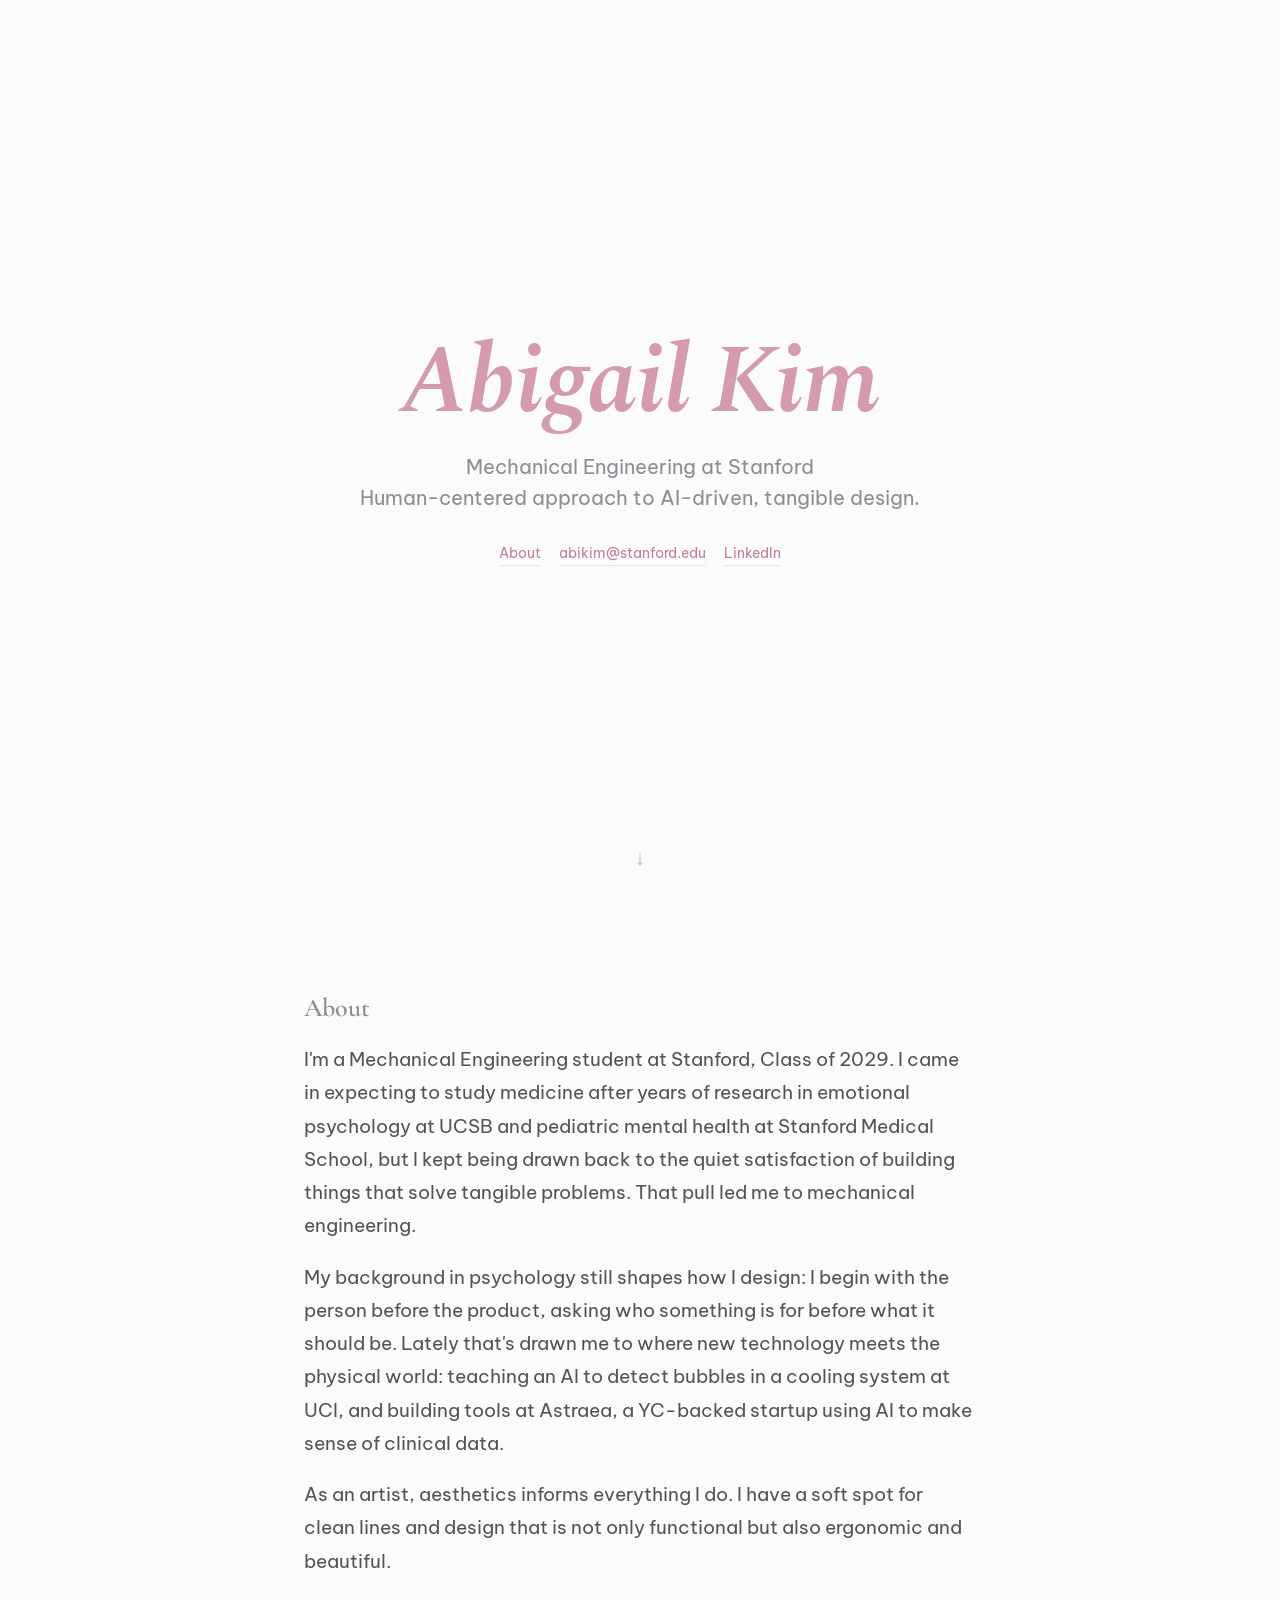
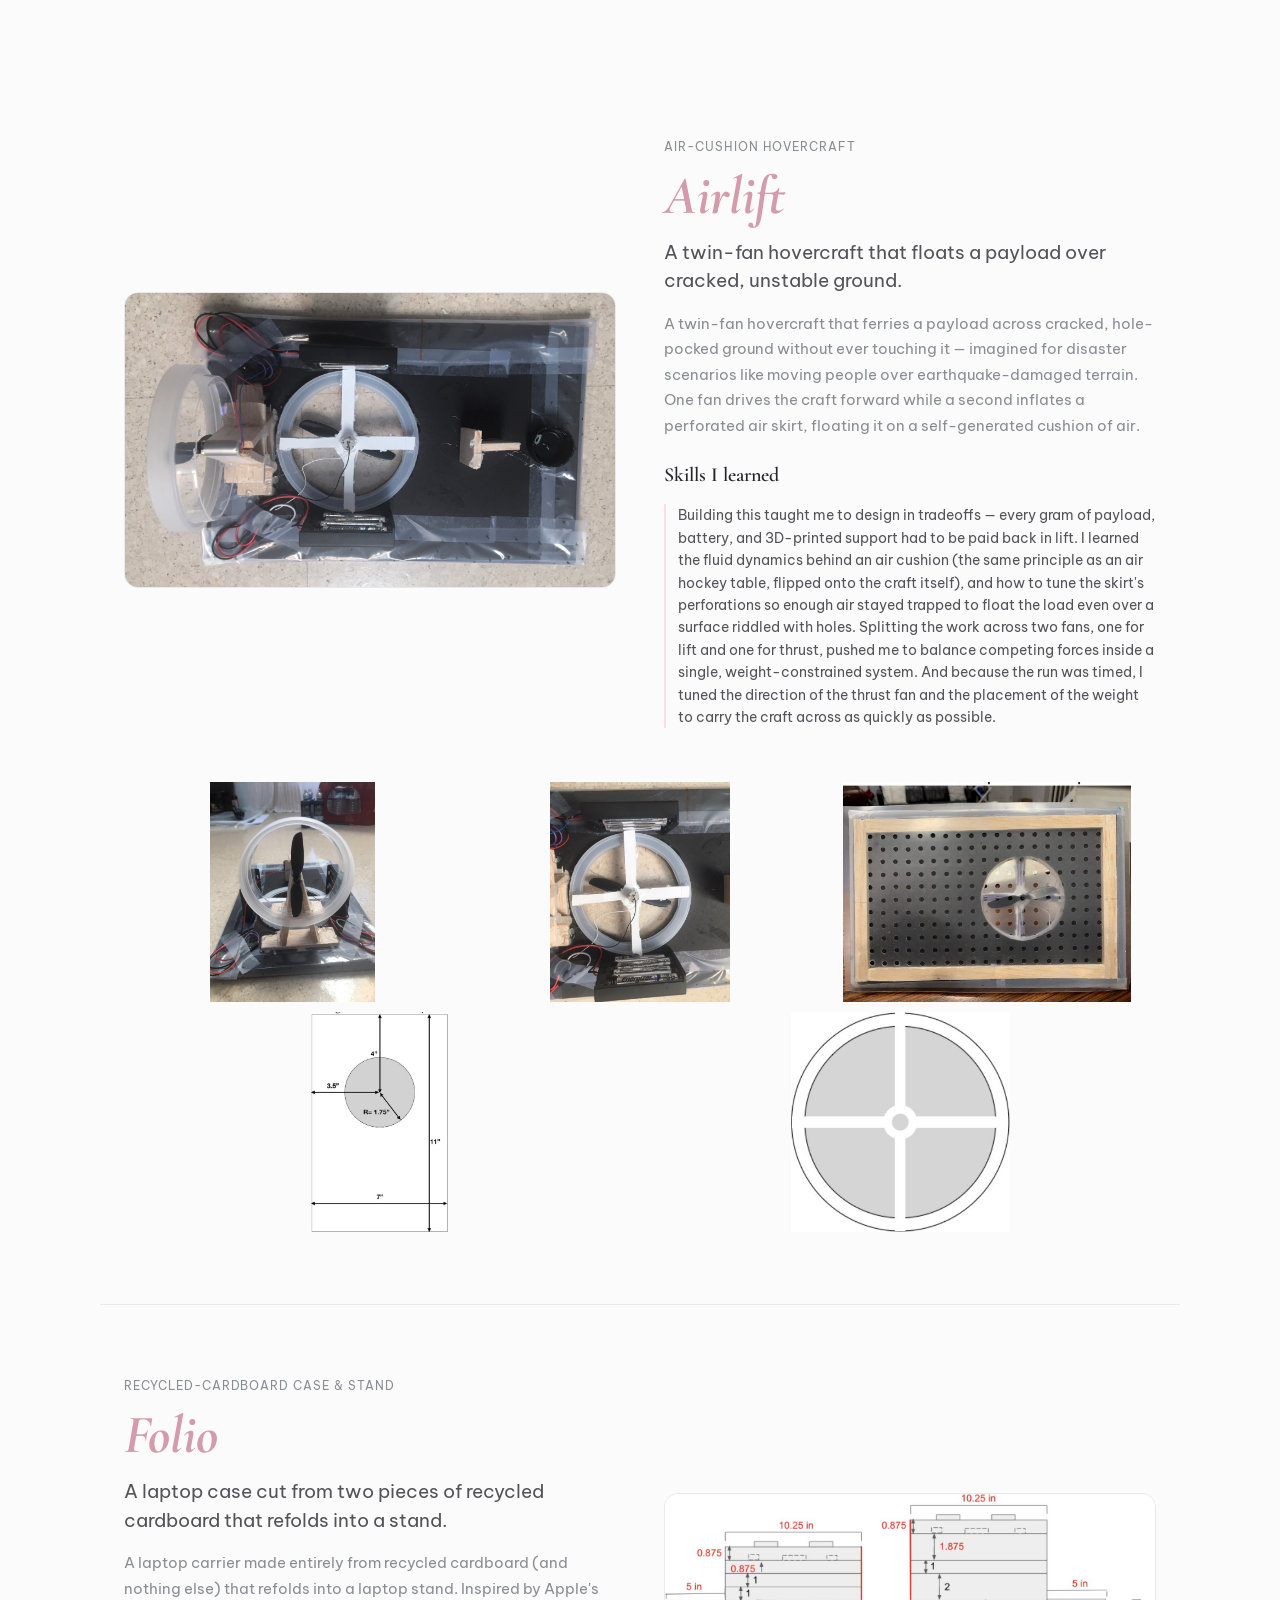
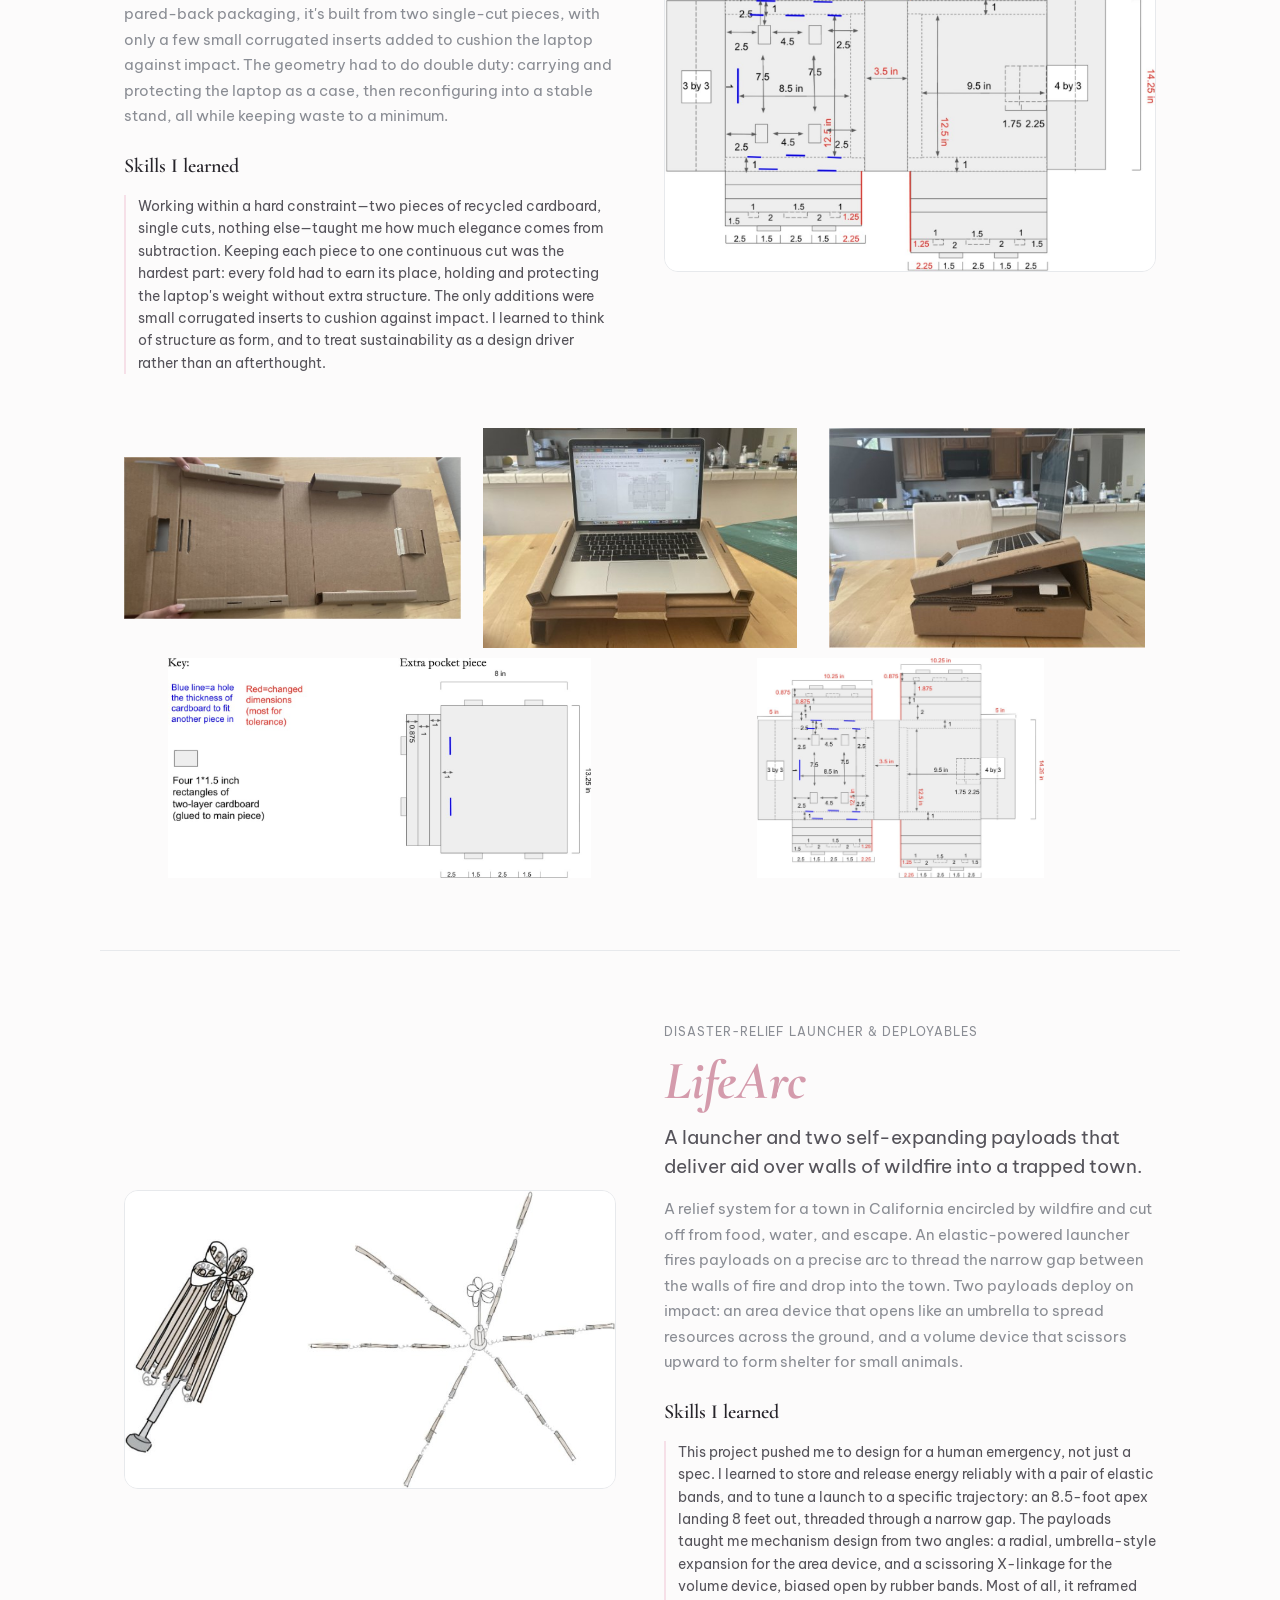
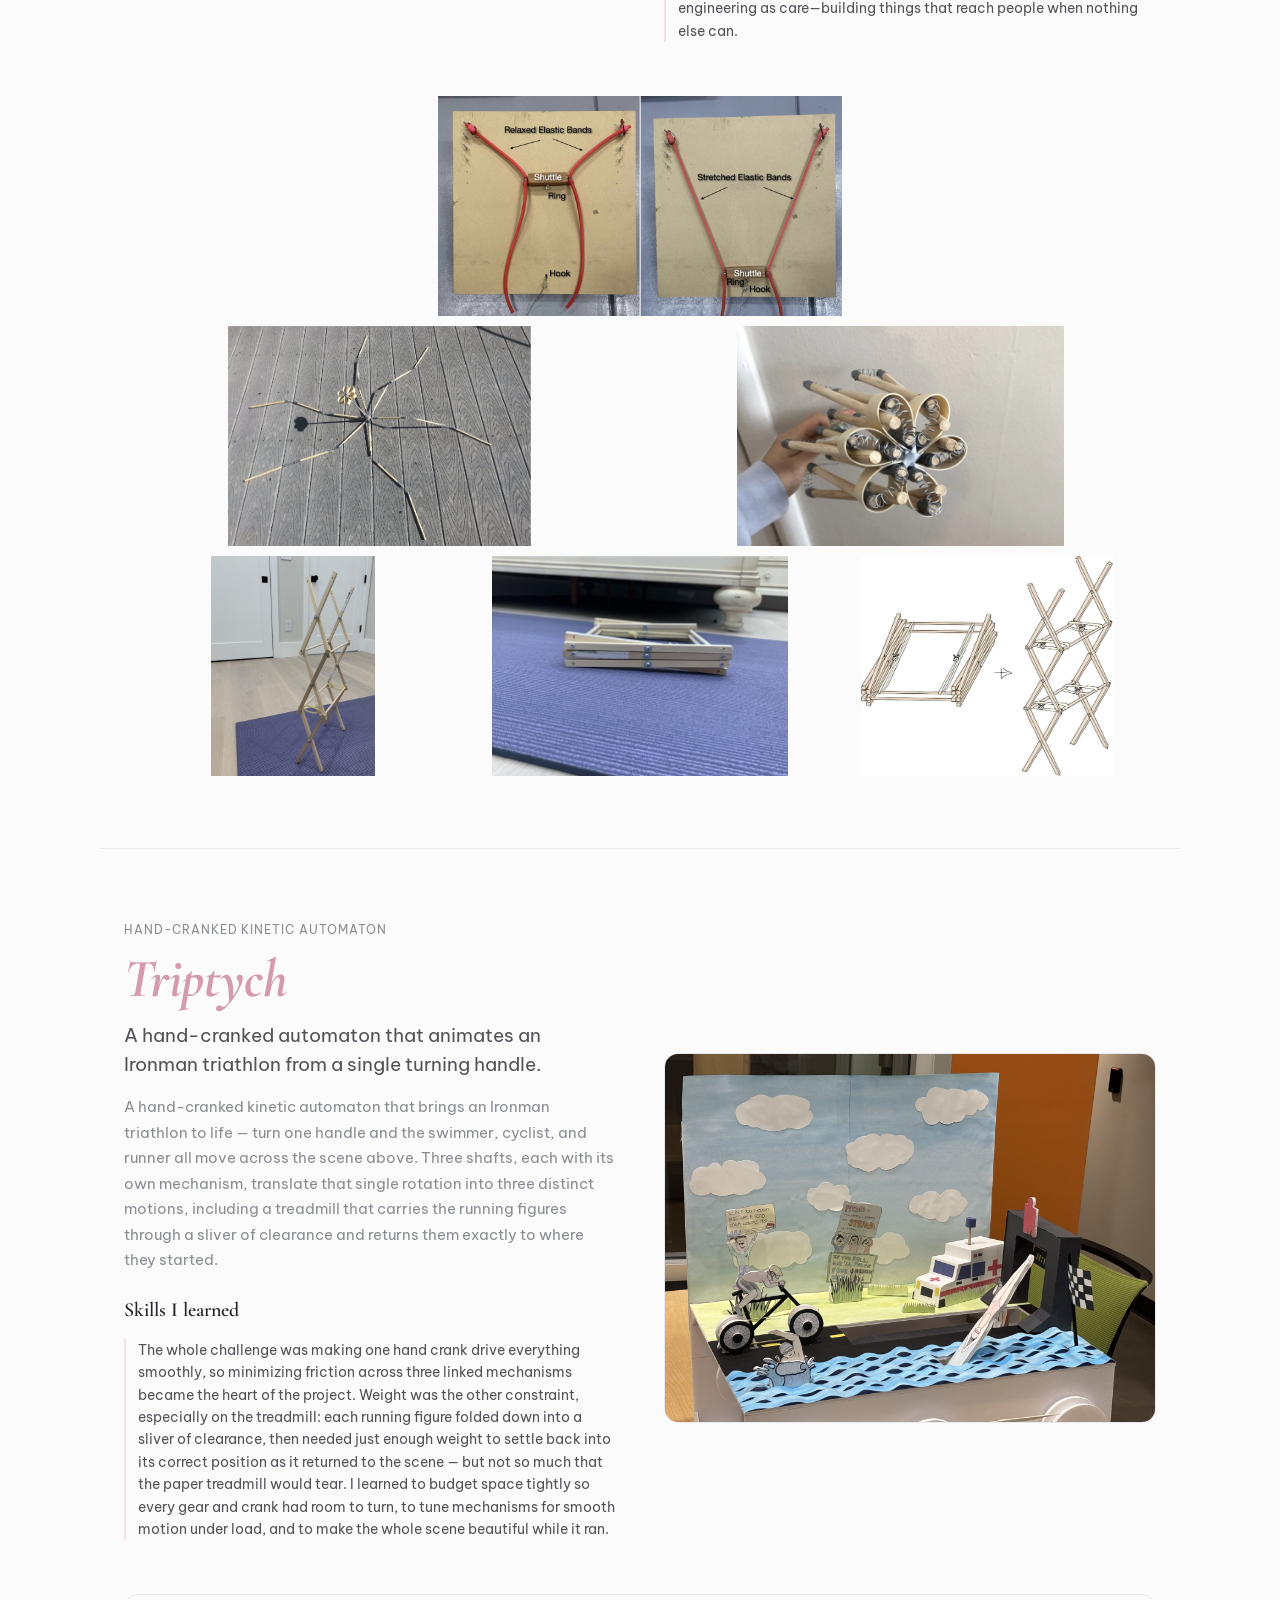
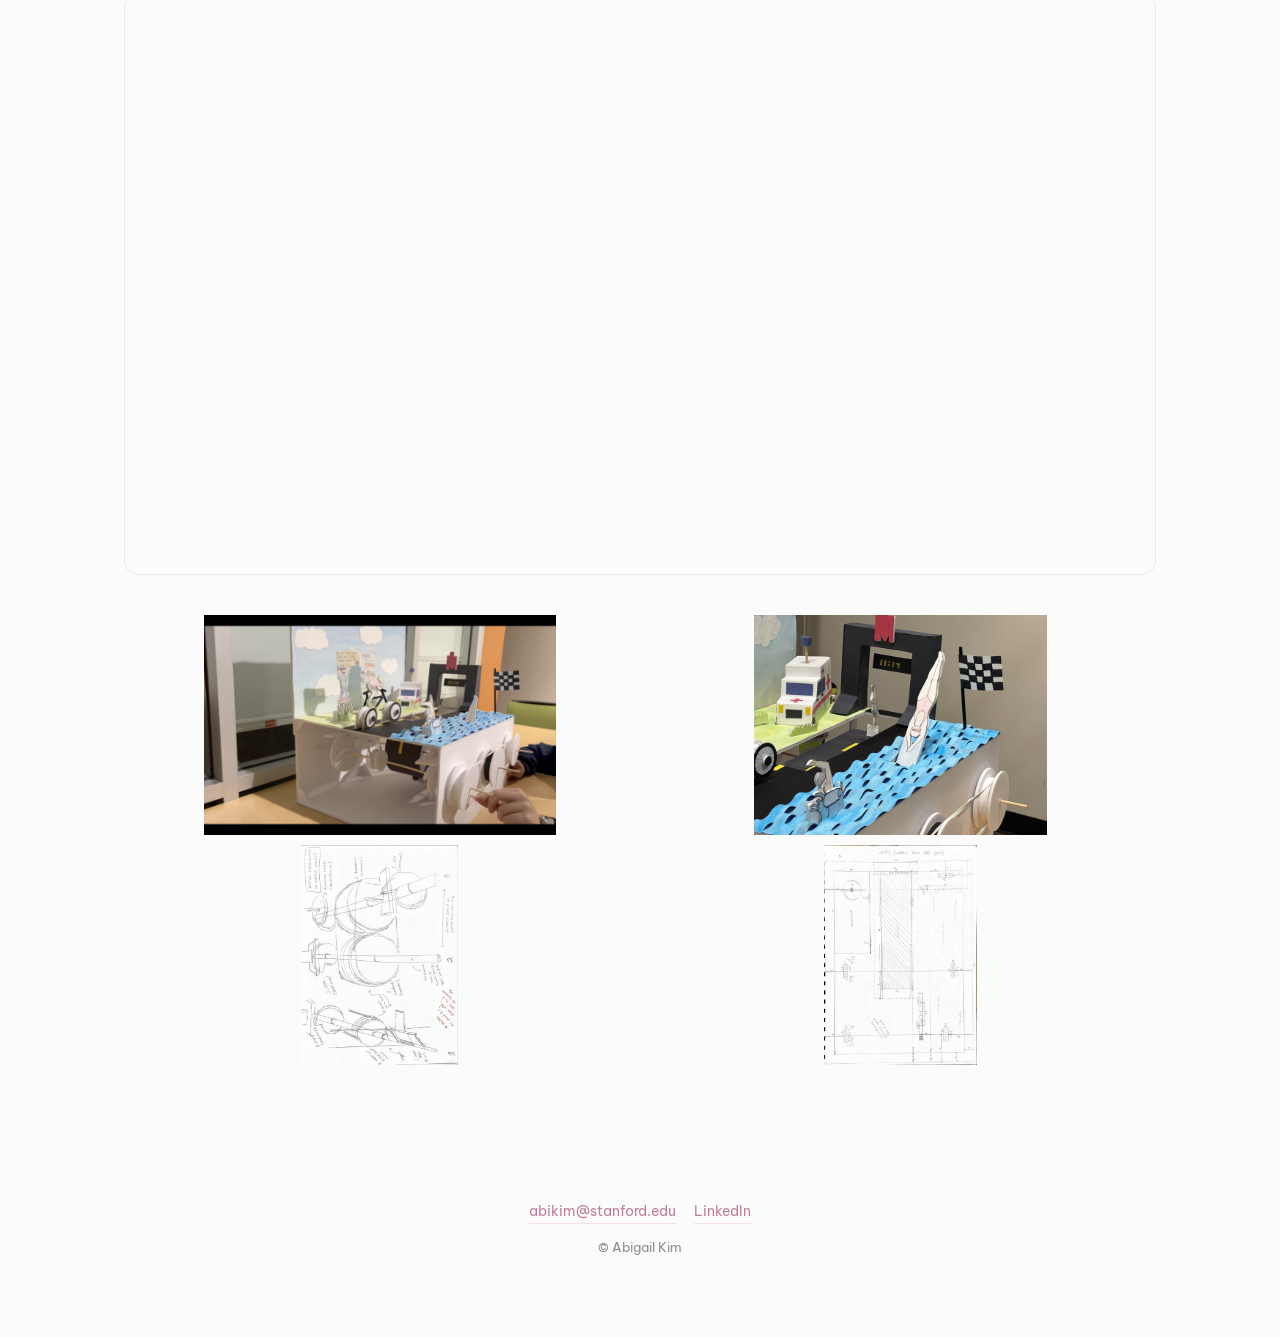
<file: index.html>
<!doctype html>
<html lang="en">
  <head>
    <meta charset="UTF-8" />
    <meta name="viewport" content="width=device-width, initial-scale=1.0" />
    <meta name="theme-color" content="#fcfbfb" />
    <meta name="description" content="Abigail Kim — Mechanical Engineering portfolio." />
    <title>Abigail Kim — Portfolio</title>
    <link rel="icon" href="/favicon.ico" sizes="32x32" />
    <link rel="icon" type="image/svg+xml" href="./assets/favicon.svg" />
    <link rel="apple-touch-icon" href="./assets/favicon-180.png" />
    <link rel="preconnect" href="https://fonts.googleapis.com" />
    <link rel="preconnect" href="https://fonts.gstatic.com" crossorigin />
    <link
      href="https://fonts.googleapis.com/css2?family=Be+Vietnam+Pro:wght@400;500;600;700&family=Cormorant+Garamond:ital,wght@0,600;1,700&family=Spectral:ital,wght@1,600&display=swap"
      rel="stylesheet"
    />
    <link rel="stylesheet" href="./assets/styles.css" />
  </head>
  <body>
    <main id="app"></main>

    <script src="./assets/profile.js"></script>
    <script src="./assets/projects.js"></script>
    <script>
      const app = document.getElementById("app");

      function el(tag, cls, text) {
        const e = document.createElement(tag);
        if (cls) e.className = cls;
        if (text != null) e.textContent = text;
        return e;
      }

      // image, with graceful placeholder fallback
      function shot(src, alt) {
        if (!src) {
          const d = el("div", "ph", "image");
          return d;
        }
        const img = el("img", "shot");
        img.src = src;
        img.alt = alt || "";
        img.onerror = () => img.replaceWith(el("div", "ph", "image"));
        return img;
      }

      function linkNodes(items) {
        const nav = el("nav", "links");
        for (const { label, href } of items) {
          const a = el("a", null, label);
          a.href = href;
          if (href.startsWith("http")) { a.target = "_blank"; a.rel = "noopener"; }
          nav.append(a);
        }
        return nav;
      }

      function contactItems() {
        const items = [...(PROFILE.links || [])];
        if (PROFILE.resumeUrl) items.push({ label: "Résumé", href: PROFILE.resumeUrl });
        return items;
      }

      function renderHero() {
        const sec = el("section", "hero reveal");
        const name = el("h1", "hero-name", PROFILE.name);
        const tag = el("p", "hero-tagline");
        const lines = Array.isArray(PROFILE.bio) ? PROFILE.bio : [PROFILE.bio];
        lines.forEach((line, i) => {
          if (i) tag.append(document.createElement("br"));
          tag.append(document.createTextNode(line));
        });
        sec.append(name, tag, linkNodes([{ label: "About", href: "#about" }, ...contactItems()]));
        sec.append(el("div", "scroll-cue", "↓"));
        return sec;
      }

      function renderAbout() {
        const sec = el("section", "about-section");
        sec.id = "about";
        sec.append(el("p", "section-label reveal", "About"));
        const copy = el("div", "about-copy");
        (PROFILE.about || []).forEach((p) => copy.append(el("p", "reveal", p)));
        sec.append(copy);
        return sec;
      }

      function renderProject(p, i) {
        const sec = el("section", "project" + (i % 2 ? " flip" : ""));

        const main = el("div", "project-main");
        const media = el("div", "project-media reveal");
        const cover = shot(p.cover, p.title);
        cover.classList.add("cover-img");
        media.append(cover);

        const text = el("div", "project-text reveal");
        if (p.tag) text.append(el("span", "eyebrow", p.tag));
        text.append(el("h2", "p-title", p.title));
        if (p.blurb) text.append(el("p", "p-blurb", p.blurb));
        if (p.description) text.append(el("p", "p-desc", p.description));
        if (p.skills) {
          const sk = el("div", "p-skills");
          sk.append(el("div", "skills-label", "Skills I learned"));
          sk.append(el("p", "skills-text", p.skills));
          text.append(sk);
        }
        main.append(media, text);
        sec.append(main);

        if (p.youtube) {
          const vid = el("div", "project-video reveal");
          const frame = el("div", "video-frame");
          const ifr = document.createElement("iframe");
          ifr.src = "https://www.youtube.com/embed/" + p.youtube;
          ifr.title = p.title + " — video";
          ifr.loading = "lazy";
          ifr.allow =
            "accelerometer; clipboard-write; encrypted-media; gyroscope; picture-in-picture; web-share";
          ifr.allowFullscreen = true;
          frame.append(ifr);
          vid.append(frame);
          sec.append(vid);
        }

        if (p.images && p.images.length) {
          const rows = Array.isArray(p.images[0]) ? p.images : [p.images];
          const gal = el("div", "project-gallery");
          rows.forEach((row) => {
            const r = el("div", "grow reveal");
            row.forEach((src) => r.append(shot(src, p.title)));
            gal.append(r);
          });
          sec.append(gal);
        }
        return sec;
      }

      // build the page
      app.append(renderHero());
      app.append(renderAbout());
      PROJECTS.forEach((p, i) => {
        if (i > 0) app.append(el("div", "project-divider"));
        app.append(renderProject(p, i));
      });
      const foot = el("footer", "foot");
      foot.append(linkNodes(contactItems()));
      foot.append(el("div", null, "© " + PROFILE.name));
      app.append(foot);

      // scroll-reveal
      const reduce = window.matchMedia("(prefers-reduced-motion: reduce)").matches;
      const reveals = document.querySelectorAll(".reveal");
      if (reduce || !("IntersectionObserver" in window)) {
        reveals.forEach((e) => e.classList.add("in"));
      } else {
        const io = new IntersectionObserver(
          (entries) => {
            entries.forEach((e) => {
              if (e.isIntersecting) { e.target.classList.add("in"); io.unobserve(e.target); }
            });
          },
          { threshold: 0.12, rootMargin: "0px 0px -8% 0px" }
        );
        reveals.forEach((e) => io.observe(e));
      }
    </script>
  </body>
</html>
</file>
<file: assets/styles.css>
:root {
  color-scheme: light;
  --blush: #d49bac;
  --blush-strong: #c07f93;
  --blush-soft: #f6e0e8;
  --silver: #b9bdc4;
  --silver-soft: #e7e9ec;
  --ink: #26242a;
  --muted: #8a8d94;
  --paper: #fcfbfb;
}

* { box-sizing: border-box; }
html { scroll-behavior: smooth; }

body {
  margin: 0;
  background: var(--paper);
  color: var(--ink);
  font-family: "Be Vietnam Pro", ui-sans-serif, -apple-system, BlinkMacSystemFont,
    "SF Pro Text", "Helvetica Neue", Helvetica, Arial, sans-serif;
  font-feature-settings: "kern";
  -webkit-font-smoothing: antialiased;
  line-height: 1.5;
}

/* shared links */
.links { display: flex; flex-wrap: wrap; gap: 18px; font-size: 14px; }
.links a {
  color: var(--blush-strong); text-decoration: none;
  border-bottom: 1px solid var(--blush-soft); padding-bottom: 1px;
  transition: border-color 150ms ease;
}
.links a:hover { border-bottom-color: var(--blush); }

/* ---- Hero ---- */
.hero {
  min-height: 100svh;
  display: flex; flex-direction: column; align-items: center; justify-content: center;
  text-align: center; padding: 24px; position: relative;
}
.hero-name {
  margin: 0; color: var(--blush);
  font-family: "Spectral", serif; font-style: italic; font-weight: 600;
  font-size: clamp(46px, 9.5vw, 96px); letter-spacing: -0.01em; line-height: 1.02;
}
.hero-tagline {
  margin: 20px 0 0; color: var(--muted);
  font-size: clamp(15px, 2.3vw, 20px); line-height: 1.55; max-width: 42ch;
}
.hero .links { justify-content: center; margin-top: 30px; }
.scroll-cue {
  position: absolute; bottom: 26px; color: var(--silver); font-size: 22px;
  animation: bob 1.7s ease-in-out infinite;
}
@keyframes bob { 0%, 100% { transform: translateY(0); } 50% { transform: translateY(7px); } }

/* ---- About ---- */
.about-section { max-width: 720px; margin: 0 auto; padding: 88px 24px; }
.section-label {
  margin: 0 0 16px; font-family: "Cormorant Garamond", serif; font-weight: 600;
  font-size: 26px; color: var(--muted); letter-spacing: 0;
}
.about-copy p {
  margin: 0 0 18px; color: #55535a; font-size: clamp(16px, 2vw, 19px); line-height: 1.75;
}
.about-copy p:last-child { margin-bottom: 0; }

/* ---- Project sections ---- */
.project { max-width: 1080px; margin: 0 auto; padding: 72px 24px; }
.project-divider { height: 1px; background: var(--silver-soft); max-width: 1080px; margin: 0 auto; }

.project-main {
  display: grid; grid-template-columns: 1fr 1fr; gap: 48px; align-items: center;
}
.project.flip .project-media { order: 2; }

.project-media img.cover-img {
  display: block; width: 100%; height: auto;
  border-radius: 14px; border: 1px solid var(--silver-soft);
}
.project-media .ph { border-radius: 14px; height: 280px; }

.eyebrow {
  display: block; margin-bottom: 12px;
  font-size: 12px; text-transform: uppercase; letter-spacing: 0.08em; color: var(--muted);
}
.p-title {
  margin: 0; color: var(--blush);
  font-family: "Cormorant Garamond", serif; font-style: italic; font-weight: 700;
  font-size: clamp(34px, 4.8vw, 54px); letter-spacing: 0; line-height: 1.04;
}
.p-blurb { margin: 14px 0 0; color: #55535a; font-size: clamp(16px, 2vw, 19px); line-height: 1.5; }
.p-desc { margin: 16px 0 0; color: var(--muted); font-size: 15px; line-height: 1.7; }
.p-skills { margin-top: 22px; }
.skills-label {
  font-family: "Cormorant Garamond", serif; font-weight: 600; font-size: 20px;
  color: var(--ink); margin-bottom: 6px;
}
.skills-text {
  font-size: 14px; color: #55535a; line-height: 1.6;
  border-left: 2px solid var(--blush-soft); padding-left: 12px;
}

/* ---- Project video (YouTube embed) ---- */
.project-video { margin-top: 40px; }
.video-frame {
  position: relative; width: 100%; aspect-ratio: 16 / 9;
  border-radius: 14px; overflow: hidden; border: 1px solid var(--silver-soft);
}
.video-frame iframe { position: absolute; inset: 0; width: 100%; height: 100%; border: 0; }

/* ---- Project gallery (image rows) ---- */
.project-gallery { margin-top: 40px; display: flex; flex-direction: column; gap: 10px; }
.grow { display: flex; gap: 10px; }
.grow > .ph, .grow > .shot {
  flex: 1; min-width: 0; height: 220px; object-fit: contain; border-radius: 8px;
}
.grow > .shot { background: transparent; }

/* placeholder block for missing images */
.ph {
  display: flex; align-items: center; justify-content: center;
  width: 100%; height: 220px;
  background: linear-gradient(135deg, #eceef0, #d8dbdf);
  color: #a7abb2; font-size: 12px;
}

/* ---- footer ---- */
.foot { text-align: center; padding: 64px 24px 80px; color: var(--muted); font-size: 13px; }
.foot .links { justify-content: center; margin-bottom: 14px; }

/* ---- scroll reveal (fallback: one-shot fade-up via IntersectionObserver) ---- */
.reveal { opacity: 0; transform: translateY(28px); transition: opacity 0.7s ease, transform 0.7s ease; }
.reveal.in { opacity: 1; transform: none; }

/* ---- scroll-linked motion: scrubs to scroll position so things get "pulled up" ---- */
@supports (animation-timeline: view()) {
  /* same scroll-linked pull-up for text and images alike — moderate delay + drag */
  .reveal {
    opacity: 1; transform: none; transition: none;
    animation: pull-up linear both;
    animation-timeline: view();
    animation-range: entry 6% entry 82%;
  }
  @keyframes pull-up {
    from { opacity: 0; transform: translateY(74px); }
    to   { opacity: 1; transform: translateY(0); }
  }
}

@media (max-width: 800px) {
  .project-main { grid-template-columns: 1fr; gap: 26px; }
  .project.flip .project-media { order: 0; }
  .grow { flex-direction: column; }
  .grow > .ph, .grow > .shot { height: auto; max-height: 320px; }
}

@media (prefers-reduced-motion: reduce) {
  html { scroll-behavior: auto; }
  .reveal {
    opacity: 1 !important; transform: none !important;
    transition: none !important; animation: none !important;
  }
  .scroll-cue { animation: none; }
}
</file>
